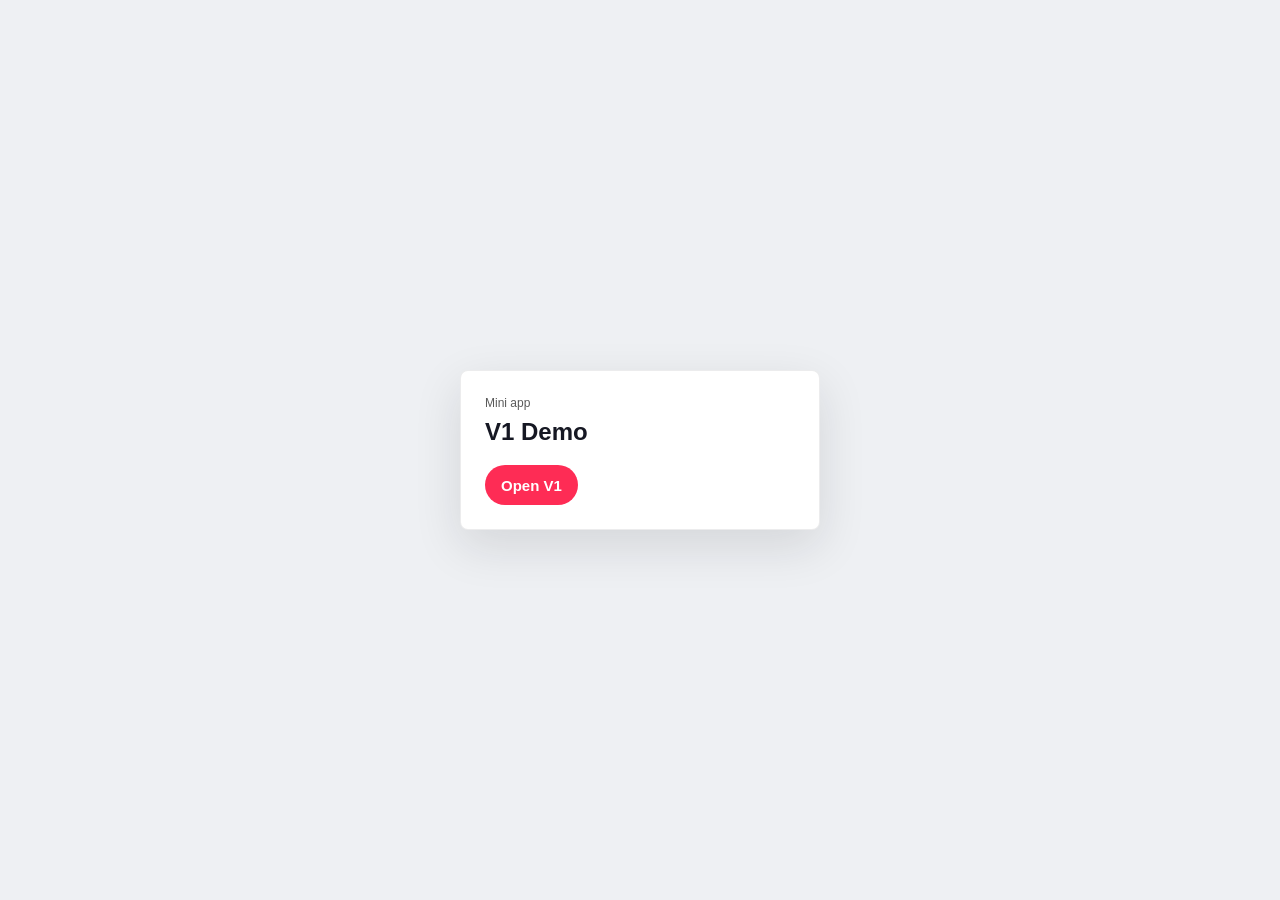
<file: index.html>
<!DOCTYPE html>
<html lang="zh-CN">
<head>
  <meta charset="UTF-8" />
  <meta name="viewport" content="width=device-width, initial-scale=1" />
  <title>Mini App Demo</title>
  <link rel="stylesheet" href="preview.css" />
</head>
<body>
  <main class="menu-page">
    <section class="menu-panel" aria-labelledby="demoTitle">
      <p class="eyebrow">Mini app</p>
      <h1 id="demoTitle">V1 Demo</h1>
      <a class="menu-link" href="preview-v1.html">Open V1</a>
    </section>
  </main>
</body>
</html>
</file>
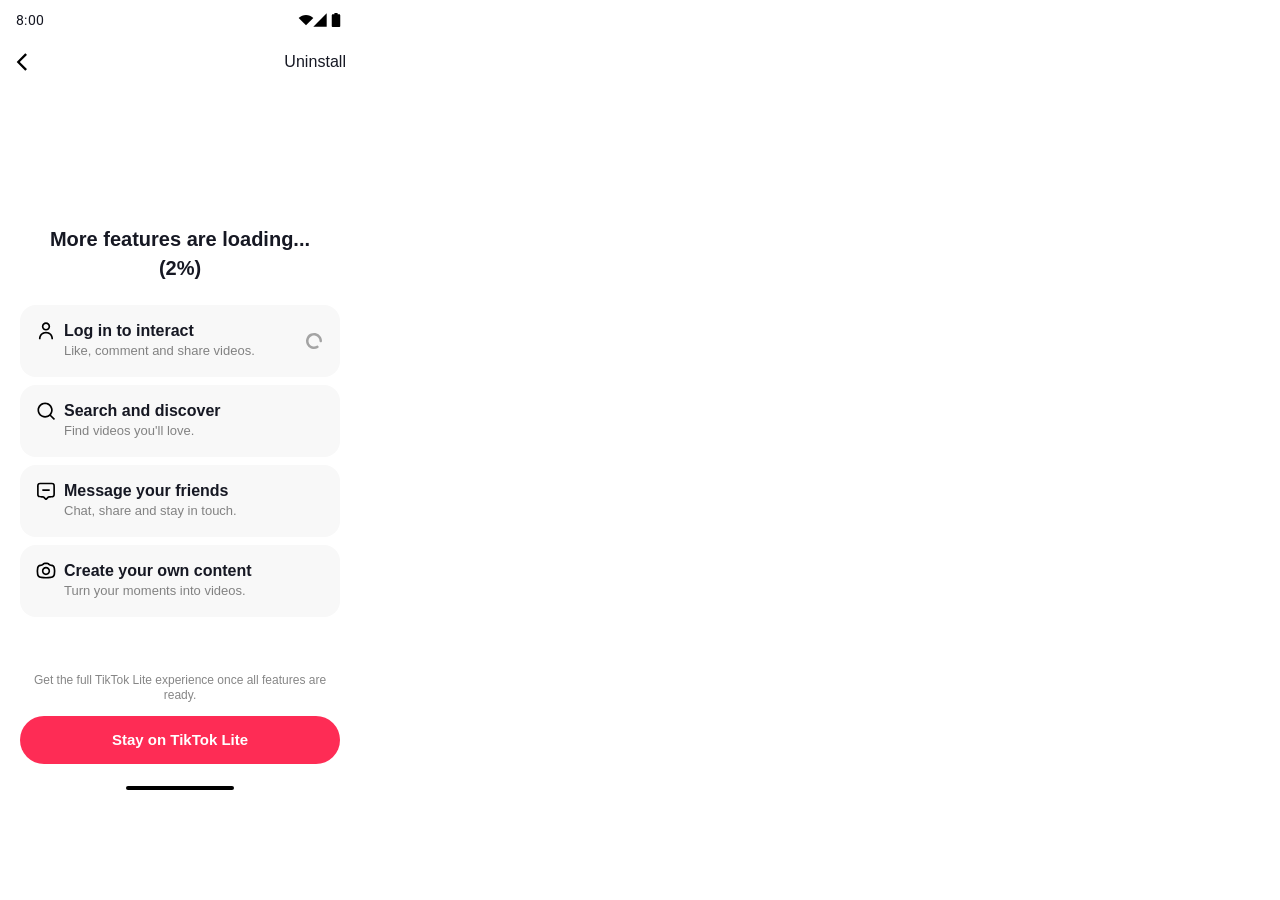
<file: variants/v1/index.html>
<!DOCTYPE html>
<html lang="zh-CN">
<head>
  <meta charset="UTF-8" />
  <meta name="viewport" content="width=360, initial-scale=1, maximum-scale=1, user-scalable=no" />
  <title>Mini App V1</title>
  <link rel="preconnect" href="https://fonts.googleapis.com" />
  <link rel="preconnect" href="https://fonts.gstatic.com" crossorigin />
  <link href="https://fonts.googleapis.com/css2?family=Roboto:wght@400&display=swap" rel="stylesheet" />
  <link rel="stylesheet" href="styles.css" />
</head>
<body>
  <main class="app-screen" data-node-id="5123:21338" data-name="List">
    <section class="status-bar" data-node-id="5123:21647" aria-label="Status bar">
      <div class="status-time">8:00</div>
      <div class="status-icons" aria-hidden="true">
        <div class="status-network">
          <img class="status-wifi" src="../../shared/assets/figma-mini-app/status-wifi.svg" alt="" />
          <img class="status-signal" src="../../shared/assets/figma-mini-app/status-signal.svg" alt="" />
        </div>
        <img class="status-battery" src="../../shared/assets/figma-mini-app/status-battery.svg" alt="" />
      </div>
    </section>

    <nav class="nav-bar" data-node-id="5123:21663" aria-label="Navigation">
      <button class="back-button" type="button" aria-label="Back">
        <img src="../../shared/assets/figma-mini-app/nav-back.svg" alt="" />
      </button>
      <span class="nav-spacer" aria-hidden="true"></span>
      <button class="uninstall-button" type="button">Uninstall</button>
    </nav>

    <section class="hero" aria-labelledby="loadingTitle">
      <div class="logo-frame" data-node-id="5123:21684">
        <div class="logo-carousel" aria-label="TikTok Lite loading highlights">
          <div class="logo-slide" data-node-id="5123:22296">
            <img class="logo-slide-media logo-slide-media-wide logo-theme-light" src="../../shared/assets/figma-mini-app/hero-v2-01.svg" alt="" />
            <img class="logo-slide-media logo-slide-media-wide logo-theme-dark" src="../../shared/assets/figma-mini-app/hero-v2-01-dark.svg" alt="" />
          </div>
          <div class="logo-slide" data-node-id="5123:22292">
            <img class="logo-slide-media logo-slide-media-wide logo-theme-light" src="../../shared/assets/figma-mini-app/hero-v2-02.svg" alt="" />
            <img class="logo-slide-media logo-slide-media-wide logo-theme-dark" src="../../shared/assets/figma-mini-app/hero-v2-02-dark.svg" alt="" />
          </div>
          <div class="logo-slide" data-node-id="5123:22290">
            <img class="logo-slide-media logo-slide-media-wide logo-theme-light" src="../../shared/assets/figma-mini-app/hero-v2-03.svg" alt="" />
            <img class="logo-slide-media logo-slide-media-wide logo-theme-dark" src="../../shared/assets/figma-mini-app/hero-v2-03-dark.svg" alt="" />
          </div>
          <div class="logo-slide" data-node-id="5123:22294">
            <img class="logo-slide-media logo-slide-media-wide logo-theme-light" src="../../shared/assets/figma-mini-app/hero-v2-04.svg" alt="" />
            <img class="logo-slide-media logo-slide-media-wide logo-theme-dark" src="../../shared/assets/figma-mini-app/hero-v2-04-dark.svg" alt="" />
          </div>
          <div class="logo-slide logo-slide-tiktok" data-node-id="5123:22280">
            <img class="logo-slide-media logo-slide-media-tiktok logo-theme-light" src="../../shared/assets/figma-mini-app/hero-v2-05.svg" alt="" />
            <img class="logo-slide-media logo-slide-media-tiktok logo-theme-dark" src="../../shared/assets/figma-mini-app/hero-v2-05-dark.svg" alt="" />
          </div>
        </div>
      </div>
      <h1 id="loadingTitle" class="loading-title" data-node-id="5123:21348">
        <span class="loading-title-line" data-node-id="5123:21349">More features are loading...</span>
        <span class="loading-title-line" data-node-id="5123:21350">(<span id="progressValue">0%</span>)</span>
      </h1>
    </section>

    <section class="feature-list" aria-label="Feature readiness" data-node-id="5123:21351">
      <article class="feature-card" data-feature-card data-node-id="5123:21352">
        <div class="feature-title-area" data-node-id="5123:21697">
          <div class="feature-leading" data-node-id="5123:21989">
            <img class="feature-icon" src="../../shared/assets/figma-mini-app/list-icon-login-v2.svg" alt="" />
          </div>
          <div class="feature-copy" data-node-id="5123:21699">
            <h2 data-node-id="5123:21700">Log in to interact</h2>
            <p data-node-id="5123:21701">Like, comment and share videos.</p>
          </div>
          <div class="feature-trailing" data-node-id="5123:21702">
            <div class="feature-trailing-inner" data-node-id="5123:21991">
              <div class="feature-state-button" data-node-id="5123:21992">
                <img class="feature-state" alt="" />
              </div>
            </div>
          </div>
        </div>
        <div class="feature-bottom-area" data-node-id="5123:21704" aria-hidden="true"><span></span></div>
      </article>

      <article class="feature-card" data-feature-card data-node-id="5123:21353">
        <div class="feature-title-area" data-node-id="5123:21726">
          <div class="feature-leading" data-node-id="5123:21994">
            <img class="feature-icon" src="../../shared/assets/figma-mini-app/list-icon-search-v2.svg" alt="" />
          </div>
          <div class="feature-copy" data-node-id="5123:21728">
            <h2 data-node-id="5123:21729">Search and discover</h2>
            <p data-node-id="5123:21730">Find videos you'll love.</p>
          </div>
          <div class="feature-trailing" data-node-id="5123:21731">
            <div class="feature-trailing-inner" data-node-id="5123:21996">
              <div class="feature-state-button" data-node-id="5123:21997">
                <img class="feature-state" alt="" />
              </div>
            </div>
          </div>
        </div>
        <div class="feature-bottom-area" data-node-id="5123:21733" aria-hidden="true"><span></span></div>
      </article>

      <article class="feature-card" data-feature-card data-node-id="5123:21354">
        <div class="feature-title-area" data-node-id="5123:21755">
          <div class="feature-leading" data-node-id="5123:21999">
            <img class="feature-icon" src="../../shared/assets/figma-mini-app/list-icon-message-v2.svg" alt="" />
          </div>
          <div class="feature-copy" data-node-id="5123:21757">
            <h2 data-node-id="5123:21758">Message your friends</h2>
            <p data-node-id="5123:21759">Chat, share and stay in touch.</p>
          </div>
          <div class="feature-trailing" data-node-id="5123:21760">
            <div class="feature-trailing-inner" data-node-id="5123:22001">
              <div class="feature-state-button" data-node-id="5123:22002">
                <img class="feature-state" alt="" />
              </div>
            </div>
          </div>
        </div>
        <div class="feature-bottom-area" data-node-id="5123:21762" aria-hidden="true"><span></span></div>
      </article>

      <article class="feature-card" data-feature-card data-node-id="5123:21355">
        <div class="feature-title-area" data-node-id="5123:21784">
          <div class="feature-leading" data-node-id="5123:22004">
            <img class="feature-icon" src="../../shared/assets/figma-mini-app/list-icon-camera-v2.svg" alt="" />
          </div>
          <div class="feature-copy" data-node-id="5123:21786">
            <h2 data-node-id="5123:21787">Create your own content</h2>
            <p data-node-id="5123:21788">Turn your moments into videos.</p>
          </div>
          <div class="feature-trailing" data-node-id="5123:21789">
            <div class="feature-trailing-inner" data-node-id="5123:22006">
              <div class="feature-state-button" data-node-id="5123:22098">
                <img class="feature-state" alt="" />
              </div>
            </div>
          </div>
        </div>
        <div class="feature-bottom-area" data-node-id="5123:21791" aria-hidden="true"><span></span></div>
      </article>
    </section>

    <section class="bottom-retention" data-node-id="5123:21339">
      <div class="bottom-description" data-node-id="5123:21340" data-name="Description">
        <p data-node-id="5123:21341">
          Get the full TikTok Lite experience once all features are<br />ready.
        </p>
      </div>
      <div class="bottom-button" data-node-id="5123:21342" data-name="BottomButton">
        <button class="primary-button" type="button" data-node-id="5123:21343">Stay on TikTok Lite</button>
      </div>
      <div class="system-home-indicator" data-node-id="5123:21344" data-name="System/Home Indicator" aria-hidden="true">
        <span data-node-id="I5123:21344;30315:55773"></span>
      </div>
    </section>
  </main>
  <script src="progress.js" defer></script>
</body>
</html>
</file>
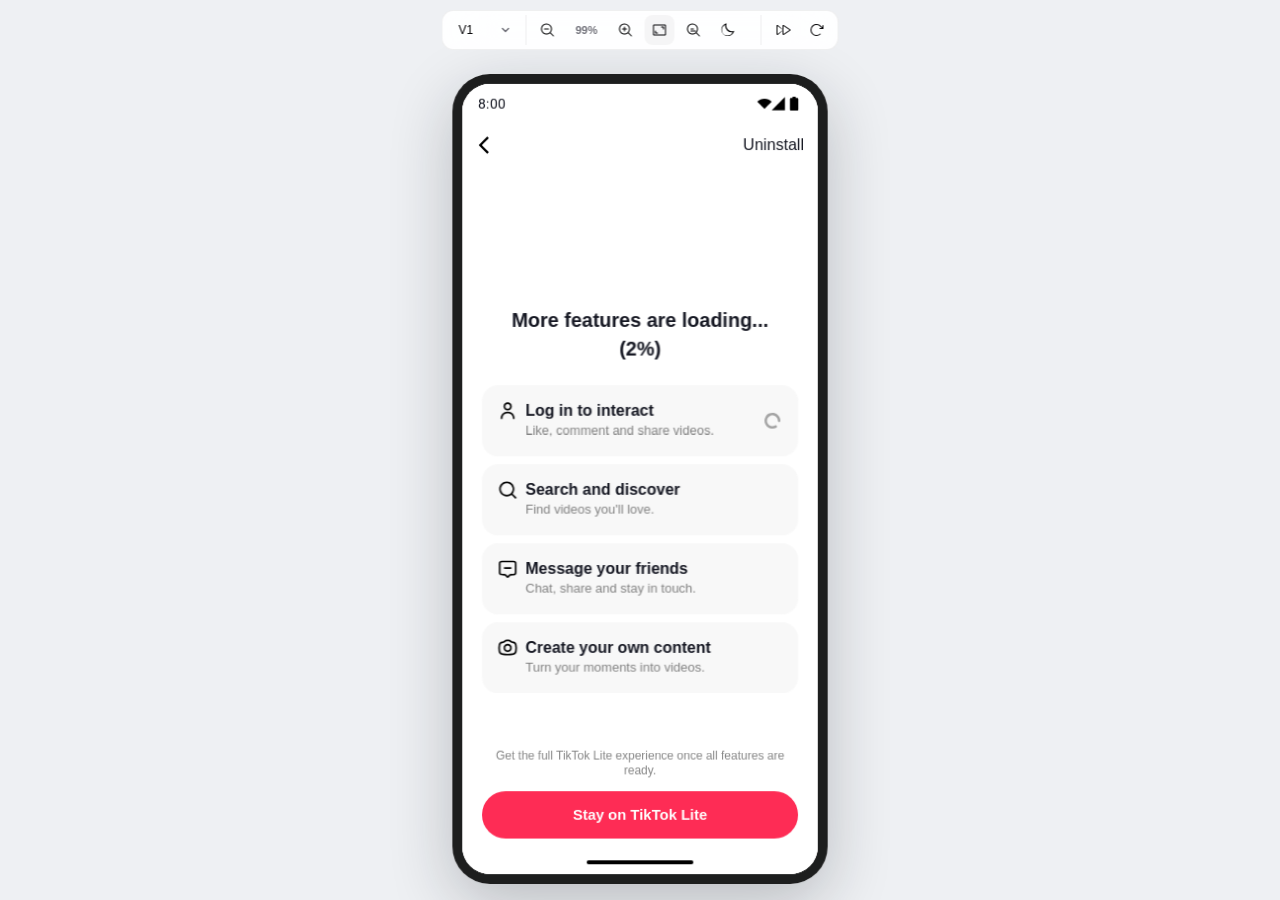
<file: preview-v1.html>
<!DOCTYPE html>
<html lang="zh-CN" data-default-variant="v1">
<head>
  <meta charset="UTF-8" />
  <meta name="viewport" content="width=device-width, initial-scale=1" />
  <title>Mini App V1</title>
  <link rel="stylesheet" href="preview.css" />
</head>
<body>
  <div id="shell">
    <header class="toolbar" id="toolbar">
      <div class="tool-group">
        <select id="variantSelect" aria-label="实验组"></select>
      </div>
      <div class="tool-group">
        <button type="button" class="icon-btn" id="zoomOutBtn" title="缩小" aria-label="缩小">
          <svg class="toolbar-icon" viewBox="0 0 256 256" fill="currentColor" aria-hidden="true">
            <path d="M152,112a8,8,0,0,1-8,8H80a8,8,0,0,1,0-16h64A8,8,0,0,1,152,112Zm77.66,117.66a8,8,0,0,1-11.32,0l-50.06-50.07a88.11,88.11,0,1,1,11.31-11.31l50.07,50.06A8,8,0,0,1,229.66,229.66ZM112,184a72,72,0,1,0-72-72A72.08,72.08,0,0,0,112,184Z"></path>
          </svg>
        </button>
        <span class="zoom-label" id="zoomLabel">100%</span>
        <button type="button" class="icon-btn" id="zoomInBtn" title="放大" aria-label="放大">
          <svg class="toolbar-icon" viewBox="0 0 256 256" fill="currentColor" aria-hidden="true">
            <path d="M152,112a8,8,0,0,1-8,8H120v24a8,8,0,0,1-16,0V120H80a8,8,0,0,1,0-16h24V80a8,8,0,0,1,16,0v24h24A8,8,0,0,1,152,112Zm77.66,117.66a8,8,0,0,1-11.32,0l-50.06-50.07a88.11,88.11,0,1,1,11.31-11.31l50.07,50.06A8,8,0,0,1,229.66,229.66ZM112,184a72,72,0,1,0-72-72A72.08,72.08,0,0,0,112,184Z"></path>
          </svg>
        </button>
        <button type="button" class="icon-btn" id="zoomFitBtn" title="自适应" aria-label="自适应">
          <svg class="toolbar-icon" viewBox="0 0 256 256" fill="currentColor" aria-hidden="true">
            <path d="M200,80v32a8,8,0,0,1-16,0V88H160a8,8,0,0,1,0-16h32A8,8,0,0,1,200,80ZM96,168H72V144a8,8,0,0,0-16,0v32a8,8,0,0,0,8,8H96a8,8,0,0,0,0-16ZM232,56V200a16,16,0,0,1-16,16H40a16,16,0,0,1-16-16V56A16,16,0,0,1,40,40H216A16,16,0,0,1,232,56ZM216,200V56H40V200H216Z"></path>
          </svg>
        </button>
        <button type="button" class="icon-btn" id="measureBtn" title="测量" aria-label="测量" aria-pressed="false">
          <svg class="toolbar-icon" viewBox="0 0 256 256" fill="currentColor" aria-hidden="true">
            <path d="M229.66,218.34l-50.07-50.06a88.11,88.11,0,1,0-11.31,11.31l50.06,50.07a8,8,0,0,0,11.32-11.32ZM40,112a72,72,0,1,1,72,72A72.08,72.08,0,0,1,40,112Zm96,0a8,8,0,0,1-8,8H88a8,8,0,0,1,0-16h40A8,8,0,0,1,136,112Zm32,32a8,8,0,0,1-8,8H88a8,8,0,0,1,0-16h72A8,8,0,0,1,168,144Z"></path>
          </svg>
        </button>
        <button type="button" class="icon-btn" id="themeToggleBtn" title="暗黑模式" aria-label="暗黑模式" aria-pressed="false">
          <svg class="toolbar-icon theme-icon theme-icon-moon" viewBox="0 0 256 256" fill="currentColor" aria-hidden="true">
            <path d="M232.13,143.64a8,8,0,0,0-8.88-1.39A88.07,88.07,0,0,1,113.75,32.75a8,8,0,0,0-10.27-10.27A104,104,0,1,0,233.52,152.52,8,8,0,0,0,232.13,143.64ZM128,216A88,88,0,0,1,91.26,48.1a104.08,104.08,0,0,0,116.64,116.64A88.11,88.11,0,0,1,128,216Z"></path>
          </svg>
          <svg class="toolbar-icon theme-icon theme-icon-sun" viewBox="0 0 256 256" fill="currentColor" aria-hidden="true">
            <path d="M120,40V16a8,8,0,0,1,16,0V40a8,8,0,0,1-16,0Zm72,88a64,64,0,1,1-64-64A64.07,64.07,0,0,1,192,128Zm-16,0a48,48,0,1,0-48,48A48.05,48.05,0,0,0,176,128ZM58.34,69.66A8,8,0,0,0,69.66,58.34l-16-16A8,8,0,0,0,42.34,53.66Zm0,116.68-16,16a8,8,0,0,0,11.32,11.32l16-16a8,8,0,0,0-11.32-11.32ZM192,72a8,8,0,0,0,5.66-2.34l16-16a8,8,0,0,0-11.32-11.32l-16,16A8,8,0,0,0,192,72Zm5.66,114.34a8,8,0,0,0-11.32,11.32l16,16a8,8,0,0,0,11.32-11.32ZM48,128a8,8,0,0,0-8-8H16a8,8,0,0,0,0,16H40A8,8,0,0,0,48,128Zm80,80a8,8,0,0,0-8,8v24a8,8,0,0,0,16,0V216A8,8,0,0,0,128,208Zm112-88H216a8,8,0,0,0,0,16h24a8,8,0,0,0,0-16Z"></path>
          </svg>
        </button>
      </div>
      <div class="toolbar-spacer"></div>
      <div class="tool-group">
        <button type="button" class="icon-btn" id="fastForwardBtn" title="快进" aria-label="快进">
          <svg class="toolbar-icon" viewBox="0 0 256 256" fill="currentColor" aria-hidden="true">
            <path d="M249.11,114.07,153.11,50.19A16,16,0,0,0,128,63.51v52.21L57.11,50.19A16,16,0,0,0,32,63.51v128a16,16,0,0,0,25.11,13.32L128,139.3v52.21a16,16,0,0,0,25.11,13.32l96-63.88a16,16,0,0,0,0-26.88ZM48,191.51v-128L136,127.51Zm96,0v-128l96,64Z"></path>
          </svg>
        </button>
        <button type="button" class="icon-btn" id="reloadBtn" title="重启演示" aria-label="重启">
          <svg class="toolbar-icon" viewBox="0 0 256 256" fill="currentColor" aria-hidden="true">
            <path d="M240,56v48a8,8,0,0,1-8,8H184a8,8,0,0,1,0-16H211.4L184.81,71.64l-.25-.24a80,80,0,1,0-1.67,114.78,8,8,0,0,1,11,11.63A95.44,95.44,0,0,1,128,224h-1.32A96,96,0,1,1,195.75,60L224,85.8V56a8,8,0,1,1,16,0Z"></path>
          </svg>
        </button>
      </div>
    </header>
    <main class="stage">
      <div id="phone-wrap">
        <iframe id="app-frame" title="Mini app V1 preview" src="variants/v1/index.html" scrolling="no"></iframe>
      </div>
    </main>
  </div>
  <div id="measure-highlight" class="measure-highlight" aria-hidden="true"></div>
  <div id="measure-gap-highlight" class="measure-gap-highlight" aria-hidden="true"></div>
  <div id="measure-spacing-guides" class="measure-spacing-guides" aria-hidden="true"></div>
  <div id="measure-panel" class="measure-panel" hidden></div>
  <script src="preview-measure.js"></script>
  <script src="preview.js"></script>
</body>
</html>
</file>
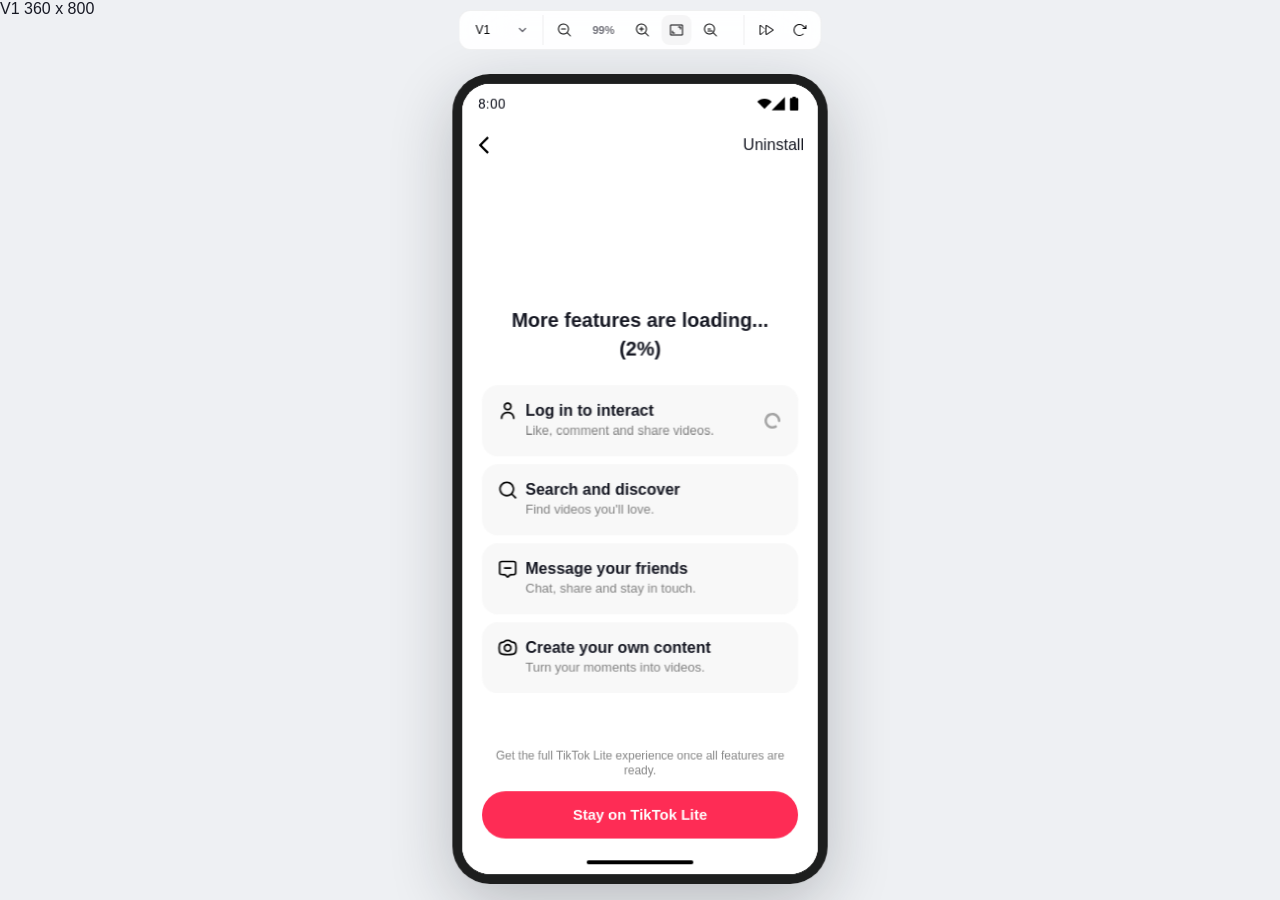
<file: preview.html>
<!DOCTYPE html>
<html lang="zh-CN" data-default-variant="v1">
<head>
  <meta charset="UTF-8" />
  <meta name="viewport" content="width=device-width, initial-scale=1" />
  <title>Mini App V1</title>
  <link rel="stylesheet" href="preview.css" />
</head>
<body>
  <div id="shell">
    <header class="toolbar" id="toolbar">
      <div class="tool-group">
        <select id="variantSelect" aria-label="实验组"></select>
      </div>
      <div class="tool-group">
        <button type="button" class="icon-btn" id="zoomOutBtn" title="缩小" aria-label="缩小">
          <svg class="toolbar-icon" viewBox="0 0 256 256" fill="currentColor" aria-hidden="true">
            <path d="M152,112a8,8,0,0,1-8,8H80a8,8,0,0,1,0-16h64A8,8,0,0,1,152,112Zm77.66,117.66a8,8,0,0,1-11.32,0l-50.06-50.07a88.11,88.11,0,1,1,11.31-11.31l50.07,50.06A8,8,0,0,1,229.66,229.66ZM112,184a72,72,0,1,0-72-72A72.08,72.08,0,0,0,112,184Z"></path>
          </svg>
        </button>
        <span class="zoom-label" id="zoomLabel">100%</span>
        <button type="button" class="icon-btn" id="zoomInBtn" title="放大" aria-label="放大">
          <svg class="toolbar-icon" viewBox="0 0 256 256" fill="currentColor" aria-hidden="true">
            <path d="M152,112a8,8,0,0,1-8,8H120v24a8,8,0,0,1-16,0V120H80a8,8,0,0,1,0-16h24V80a8,8,0,0,1,16,0v24h24A8,8,0,0,1,152,112Zm77.66,117.66a8,8,0,0,1-11.32,0l-50.06-50.07a88.11,88.11,0,1,1,11.31-11.31l50.07,50.06A8,8,0,0,1,229.66,229.66ZM112,184a72,72,0,1,0-72-72A72.08,72.08,0,0,0,112,184Z"></path>
          </svg>
        </button>
        <button type="button" class="icon-btn" id="zoomFitBtn" title="自适应" aria-label="自适应">
          <svg class="toolbar-icon" viewBox="0 0 256 256" fill="currentColor" aria-hidden="true">
            <path d="M200,80v32a8,8,0,0,1-16,0V88H160a8,8,0,0,1,0-16h32A8,8,0,0,1,200,80ZM96,168H72V144a8,8,0,0,0-16,0v32a8,8,0,0,0,8,8H96a8,8,0,0,0,0-16ZM232,56V200a16,16,0,0,1-16,16H40a16,16,0,0,1-16-16V56A16,16,0,0,1,40,40H216A16,16,0,0,1,232,56ZM216,200V56H40V200H216Z"></path>
          </svg>
        </button>
        <button type="button" class="icon-btn" id="measureBtn" title="测量" aria-label="测量" aria-pressed="false">
          <svg class="toolbar-icon" viewBox="0 0 256 256" fill="currentColor" aria-hidden="true">
            <path d="M229.66,218.34l-50.07-50.06a88.11,88.11,0,1,0-11.31,11.31l50.06,50.07a8,8,0,0,0,11.32-11.32ZM40,112a72,72,0,1,1,72,72A72.08,72.08,0,0,1,40,112Zm96,0a8,8,0,0,1-8,8H88a8,8,0,0,1,0-16h40A8,8,0,0,1,136,112Zm32,32a8,8,0,0,1-8,8H88a8,8,0,0,1,0-16h72A8,8,0,0,1,168,144Z"></path>
          </svg>
        </button>
      </div>
      <div class="toolbar-spacer"></div>
      <div class="tool-group">
        <button type="button" class="icon-btn" id="fastForwardBtn" title="快进" aria-label="快进">
          <svg class="toolbar-icon" viewBox="0 0 256 256" fill="currentColor" aria-hidden="true">
            <path d="M249.11,114.07,153.11,50.19A16,16,0,0,0,128,63.51v52.21L57.11,50.19A16,16,0,0,0,32,63.51v128a16,16,0,0,0,25.11,13.32L128,139.3v52.21a16,16,0,0,0,25.11,13.32l96-63.88a16,16,0,0,0,0-26.88ZM48,191.51v-128L136,127.51Zm96,0v-128l96,64Z"></path>
          </svg>
        </button>
        <button type="button" class="icon-btn" id="reloadBtn" title="重启演示" aria-label="重启">
          <svg class="toolbar-icon" viewBox="0 0 256 256" fill="currentColor" aria-hidden="true">
            <path d="M240,56v48a8,8,0,0,1-8,8H184a8,8,0,0,1,0-16H211.4L184.81,71.64l-.25-.24a80,80,0,1,0-1.67,114.78,8,8,0,0,1,11,11.63A95.44,95.44,0,0,1,128,224h-1.32A96,96,0,1,1,195.75,60L224,85.8V56a8,8,0,1,1,16,0Z"></path>
          </svg>
        </button>
      </div>
    </header>
    <main class="stage">
      <div class="stage-caption" aria-hidden="true">
        <span>V1</span>
        <span>360 x 800</span>
      </div>
      <div id="phone-wrap">
        <iframe id="app-frame" title="Mini app V1 preview" src="variants/v1/index.html" scrolling="no"></iframe>
      </div>
    </main>
  </div>
  <div id="measure-highlight" class="measure-highlight" aria-hidden="true"></div>
  <div id="measure-gap-highlight" class="measure-gap-highlight" aria-hidden="true"></div>
  <div id="measure-spacing-guides" class="measure-spacing-guides" aria-hidden="true"></div>
  <div id="measure-panel" class="measure-panel" hidden></div>
  <script src="preview-measure.js"></script>
  <script src="preview.js"></script>
</body>
</html>
</file>
<file: preview.css>
:root {
  --frame-w: 360px;
  --frame-h: 800px;
  --phone-border: 20px;
  --surface: #ffffff;
  --text-primary: #161823;
  --text-secondary: rgba(0, 0, 0, 0.65);
  --preview-bg: #eef0f3;
  --toolbar-bg: rgba(255, 255, 255, 0.94);
  --toolbar-border: rgba(0, 0, 0, 0.06);
  --phone-shell: rgba(0, 0, 0, 0.65);
  --phone-shadow: rgba(22, 24, 35, 0.24);
  --foreground: 240 10% 3.9%;
  --secondary: 240 4.8% 95.9%;
  --muted-foreground: 240 3.8% 46.1%;
  --border: 240 5.9% 90%;
  --ring: 221.2 83.2% 53.3%;
}

:root[data-theme="dark"] {
  --surface: #000000;
  --text-primary: #f5f5f5;
  --text-secondary: rgba(255, 255, 255, 0.65);
  --preview-bg: #111216;
  --toolbar-bg: rgba(28, 28, 32, 0.94);
  --toolbar-border: rgba(255, 255, 255, 0.1);
  --phone-shell: rgba(255, 255, 255, 0.06);
  --phone-shadow: rgba(0, 0, 0, 0.48);
  --foreground: 0 0% 96%;
  --secondary: 240 4% 18%;
  --muted-foreground: 240 5% 64%;
  --border: 240 4% 26%;
}

* {
  box-sizing: border-box;
}

html,
body {
  min-height: 100%;
  margin: 0;
  font-family: -apple-system, BlinkMacSystemFont, "TikTok Sans", "Helvetica Neue", Arial, sans-serif;
  color: var(--text-primary);
  background: var(--preview-bg);
}

body {
  overflow: hidden;
}

.menu-page {
  min-height: 100vh;
  display: grid;
  place-items: center;
  padding: 24px;
}

.menu-panel {
  width: min(360px, 100%);
  background: #fff;
  border: 1px solid rgba(22, 24, 35, 0.08);
  border-radius: 8px;
  padding: 24px;
  box-shadow: 0 16px 48px rgba(22, 24, 35, 0.12);
}

.eyebrow {
  margin: 0 0 6px;
  font-size: 12px;
  line-height: 16px;
  color: var(--text-secondary);
}

.menu-panel h1 {
  margin: 0 0 18px;
  font-size: 24px;
  line-height: 30px;
}

.menu-link {
  display: inline-flex;
  align-items: center;
  justify-content: center;
  min-height: 40px;
  padding: 0 16px;
  border-radius: 999px;
  color: #fff;
  background: #fe2c55;
  font-size: 15px;
  font-weight: 600;
  text-decoration: none;
}

#shell {
  width: 100%;
  height: 100vh;
  position: relative;
}

.toolbar {
  position: fixed;
  top: max(10px, env(safe-area-inset-top, 0px));
  left: 50%;
  transform: translateX(-50%);
  width: max-content;
  max-width: min(96vw, 760px);
  height: 40px;
  max-height: 40px;
  display: flex;
  align-items: center;
  gap: 5px;
  padding: 4px 6px;
  border: 1px solid var(--toolbar-border);
  border-radius: 12px;
  background: var(--toolbar-bg);
  color: hsl(var(--foreground));
  backdrop-filter: blur(26px) saturate(180%);
  -webkit-backdrop-filter: blur(26px) saturate(180%);
  z-index: 30;
}

.toolbar-spacer {
  flex: 1;
  min-width: 8px;
}

.tool-group {
  display: inline-flex;
  align-items: center;
  gap: 4px;
  padding-left: 6px;
  border-left: 1px solid hsl(var(--border) / 0.65);
}

.tool-group:first-child {
  border-left: 0;
  padding-left: 0;
}

button,
select {
  height: 30px;
  border: 1px solid transparent;
  border-radius: 8px;
  background: transparent;
  color: hsl(var(--foreground));
  font: inherit;
  font-size: 12px;
  line-height: 1;
  outline: none;
  touch-action: manipulation;
  -webkit-tap-highlight-color: transparent;
  transition: box-shadow 0.15s ease;
}

button {
  display: inline-flex;
  align-items: center;
  justify-content: center;
  gap: 5px;
  min-width: 30px;
  padding: 0 9px;
  cursor: pointer;
  font-weight: 600;
  white-space: nowrap;
}

select {
  min-width: 72px;
  max-width: 96px;
  padding: 0 24px 0 9px;
  appearance: none;
  font-weight: 500;
  text-overflow: ellipsis;
  cursor: pointer;
  background-image: url("data:image/svg+xml,%3Csvg xmlns='http://www.w3.org/2000/svg' width='12' height='12' viewBox='0 0 12 12' fill='none'%3E%3Cpath d='M3 4.5L6 7.5L9 4.5' stroke='%2371717a' stroke-width='1.5' stroke-linecap='round' stroke-linejoin='round'/%3E%3C/svg%3E");
  background-repeat: no-repeat;
  background-position: right 8px center;
}

button:hover,
select:hover {
  background: hsl(var(--secondary) / 0.82);
}

button:focus-visible,
select:focus-visible {
  box-shadow: 0 0 0 2px hsl(var(--ring) / 0.28);
}

button:disabled {
  color: hsl(var(--muted-foreground) / 0.42);
  background: transparent;
  cursor: not-allowed;
  opacity: 0.55;
  box-shadow: none;
}

.icon-btn {
  position: relative;
  width: 30px;
  padding: 0;
}

.icon-btn.is-active {
  background: hsl(var(--secondary) / 0.88);
  color: hsl(var(--foreground));
}

.toolbar-icon {
  flex: 0 0 auto;
  width: 16px;
  height: 16px;
  display: block;
  pointer-events: none;
  fill: currentColor;
}

.theme-icon {
  position: absolute;
  inset: 50% auto auto 50%;
  transform: translate(-50%, -50%);
  opacity: 1;
}

.theme-icon-sun {
  opacity: 0;
}

:root[data-theme="dark"] .theme-icon-moon {
  opacity: 0;
}

:root[data-theme="dark"] .theme-icon-sun {
  opacity: 1;
}

.zoom-label {
  min-width: 40px;
  height: 30px;
  display: inline-flex;
  align-items: center;
  justify-content: center;
  color: hsl(var(--muted-foreground));
  font-size: 11px;
  font-weight: 650;
  font-variant-numeric: tabular-nums;
  user-select: none;
}

.stage {
  position: absolute;
  inset: 0;
  overflow: hidden;
}

#phone-wrap {
  position: absolute;
  box-sizing: content-box;
  left: 50%;
  top: 74px;
  width: var(--frame-w);
  height: var(--frame-h);
  transform-origin: top center;
  will-change: transform;
  border: 10px solid var(--phone-shell);
  border-radius: 38px;
  overflow: hidden;
  background: var(--phone-shell);
  box-shadow: 0 20px 64px var(--phone-shadow);
  touch-action: none;
  user-select: none;
  -webkit-user-select: none;
}

#app-frame {
  display: block;
  width: var(--frame-w);
  height: var(--frame-h);
  border: 0;
  background: var(--surface);
  overflow: hidden;
  pointer-events: auto;
  opacity: 1;
  transition: opacity 120ms ease;
}

body.measure-mode {
  cursor: default;
}

body.measure-mode #phone-wrap,
body.measure-mode #app-frame {
  cursor: crosshair !important;
}

body.measure-mode #app-frame {
  pointer-events: none;
}

.measure-highlight {
  position: fixed;
  z-index: 40;
  pointer-events: none;
  border: 2px solid #3b82f6;
  background: rgba(59, 130, 246, 0.1);
  border-radius: 4px;
  box-shadow: 0 0 0 1px rgba(255, 255, 255, 0.65);
  display: none;
}

.measure-gap-highlight {
  position: fixed;
  z-index: 40;
  pointer-events: none;
  background: rgba(59, 130, 246, 0.28);
  outline: 1px dashed #3b82f6;
  display: none;
}

.measure-spacing-guides {
  position: fixed;
  inset: 0;
  z-index: 39;
  pointer-events: none;
}

.measure-spacing-guide {
  position: fixed;
  pointer-events: none;
  background: rgba(255, 59, 92, 0.35);
  outline: 1px solid rgba(255, 59, 92, 0.85);
  box-sizing: border-box;
}

.measure-spacing-guide::after {
  content: attr(data-label);
  position: absolute;
  left: 50%;
  top: 50%;
  transform: translate(-50%, -50%);
  padding: 1px 4px;
  border-radius: 4px;
  background: rgba(255, 59, 92, 0.92);
  color: #fff;
  font-size: 9px;
  font-weight: 700;
  line-height: 1.2;
  white-space: nowrap;
  font-family: ui-monospace, SFMono-Regular, Menlo, Monaco, Consolas, monospace;
}

.measure-panel {
  position: fixed;
  left: 0;
  top: 0;
  min-width: 148px;
  max-width: 280px;
  z-index: 41;
  pointer-events: none;
  border-radius: 10px;
  border: 1px solid hsl(var(--border) / 0.72);
  background: rgba(255, 255, 255, 0.96);
  box-shadow: 0 10px 28px rgba(0, 0, 0, 0.14), 0 2px 6px rgba(0, 0, 0, 0.08);
  backdrop-filter: blur(20px) saturate(160%);
  -webkit-backdrop-filter: blur(20px) saturate(160%);
  padding: 8px 10px;
  display: none;
}

.measure-panel:not([hidden]) {
  display: block;
}

.measure-row {
  display: flex;
  align-items: center;
  justify-content: space-between;
  gap: 10px;
  font-size: 11px;
  line-height: 1.45;
}

.measure-row + .measure-row {
  margin-top: 4px;
}

.measure-row > span {
  color: hsl(var(--muted-foreground));
  flex-shrink: 0;
}

.measure-row > strong {
  color: hsl(var(--foreground));
  font-weight: 600;
  text-align: right;
  display: inline-flex;
  align-items: center;
  gap: 6px;
  justify-content: flex-end;
}

.measure-swatch {
  width: 12px;
  height: 12px;
  border-radius: 3px;
  border: 1px solid rgba(0, 0, 0, 0.12);
  flex-shrink: 0;
}

.measure-color-label {
  font-family: ui-monospace, SFMono-Regular, Menlo, Monaco, Consolas, monospace;
  font-size: 10px;
  letter-spacing: -0.01em;
}

.measure-stroke-sep {
  opacity: 0.45;
  padding: 0 1px;
}

.measure-box-sides {
  display: inline-flex;
  align-items: center;
  gap: 6px;
  font-family: ui-monospace, SFMono-Regular, Menlo, Monaco, Consolas, monospace;
  font-size: 10px;
  letter-spacing: -0.01em;
  white-space: nowrap;
}

.measure-box-sides span {
  display: inline-flex;
  align-items: center;
  gap: 1px;
}

@media (max-width: 640px) {
  .toolbar {
    width: calc(100vw - 16px);
    max-width: none;
  }

  .toolbar-spacer {
    display: none;
  }

  .zoom-label {
    min-width: 34px;
  }

}
</file>
<file: variants/v1/styles.css>
:root {
  --screen-w: 360px;
  --screen-h: 800px;
  --text-primary: #161823;
  --text-secondary: rgba(0, 0, 0, 0.65);
  --text-tertiary: rgba(0, 0, 0, 0.48);
  --page-flat-1: #ffffff;
  --page-flat-2: #f8f8f8;
  --bar-surface: #ffffff;
  --icon-filter: none;
  --home-indicator: #000000;
  --primary: #fe2c55;
}

:root[data-theme="dark"] {
  --text-primary: #f5f5f5;
  --text-secondary: rgba(255, 255, 255, 0.65);
  --text-tertiary: rgba(255, 255, 255, 0.48);
  --page-flat-1: #000000;
  --page-flat-2: #1f1f1f;
  --bar-surface: #000000;
  --icon-filter: invert(1);
  --home-indicator: #ffffff;
}

* {
  box-sizing: border-box;
}

html,
body {
  width: var(--screen-w);
  min-width: var(--screen-w);
  height: var(--screen-h);
  min-height: var(--screen-h);
  margin: 0;
  overflow: hidden;
  background: var(--page-flat-1);
  font-family: "TikTok Sans", -apple-system, BlinkMacSystemFont, "Helvetica Neue", Arial, sans-serif;
  -webkit-font-smoothing: antialiased;
}

button {
  font: inherit;
}

.app-screen {
  position: relative;
  width: var(--screen-w);
  height: var(--screen-h);
  overflow: hidden;
  border-radius: 30px;
  background: var(--page-flat-1);
  color: var(--text-primary);
}

.status-bar {
  position: absolute;
  left: 0;
  top: 0;
  width: 360px;
  height: 40px;
  display: flex;
  align-items: center;
  justify-content: space-between;
  padding: 0 16px;
  background: var(--bar-surface);
}

.status-time {
  width: 128px;
  color: var(--text-primary);
  font-family: "Roboto", -apple-system, BlinkMacSystemFont, sans-serif;
  font-size: 14px;
  font-weight: 400;
  line-height: 20px;
  letter-spacing: 0.25px;
}

.status-icons {
  display: flex;
  align-items: center;
  justify-content: flex-end;
  height: 40px;
}

.status-network {
  display: flex;
  align-items: flex-start;
}

.status-wifi,
.status-signal,
.status-battery {
  display: block;
  width: 16px;
  height: 16px;
  filter: var(--icon-filter);
}

.status-wifi {
  margin-right: -2px;
}

.nav-bar {
  position: absolute;
  left: 0;
  top: 40px;
  width: 360px;
  height: 44px;
  display: flex;
  align-items: center;
  justify-content: center;
  padding: 0 6px;
  background: var(--bar-surface);
}

.back-button,
.uninstall-button {
  border: 0;
  background: transparent;
  color: var(--text-primary);
  cursor: default;
}

.back-button {
  width: 44px;
  height: 44px;
  display: flex;
  align-items: center;
  justify-content: center;
  padding: 10px;
}

.back-button img {
  display: block;
  width: 24px;
  height: 24px;
  filter: var(--icon-filter);
}

.nav-spacer {
  flex: 1 1 auto;
  min-width: 0;
  height: 44px;
}

.uninstall-button {
  height: 44px;
  display: flex;
  align-items: center;
  justify-content: center;
  padding: 0 8px;
  font-size: 16px;
  font-weight: 400;
  line-height: 1.3;
  letter-spacing: 0.0296px;
}

.hero {
  position: absolute;
  left: 0;
  top: 100px;
  width: 360px;
  display: flex;
  flex-direction: column;
  align-items: center;
  gap: 8px;
  padding: 0 24px;
}

.logo-frame {
  position: relative;
  width: 278px;
  height: 119px;
  overflow: hidden;
}

.logo-carousel {
  position: absolute;
  inset: 0;
}

.logo-slide {
  position: absolute;
  inset: 0;
  opacity: 0;
  visibility: hidden;
  will-change: opacity;
  animation: heroSlide 25s cubic-bezier(0.4, 0, 0.2, 1) infinite;
}

.logo-slide:nth-child(1) {
  animation-delay: 0s;
}

.logo-slide:nth-child(2) {
  animation-delay: 5s;
}

.logo-slide:nth-child(3) {
  animation-delay: 10s;
}

.logo-slide:nth-child(4) {
  animation-delay: 15s;
}

.logo-slide:nth-child(5) {
  animation-delay: 20s;
}

.logo-slide-media {
  position: absolute;
  display: block;
  max-width: none;
}

.logo-slide-media-wide {
  inset: 0;
  width: 100%;
  height: 100%;
}

.logo-slide-media-tiktok {
  left: 101.9px;
  top: 17.5px;
  width: 74.649px;
  height: 85px;
}

.logo-theme-dark {
  display: none;
}

:root[data-theme="dark"] .logo-theme-light {
  display: none;
}

:root[data-theme="dark"] .logo-theme-dark {
  display: block;
}

.loading-title {
  width: 312px;
  margin: 0;
  display: flex;
  flex-direction: column;
  align-items: flex-start;
  gap: 4px;
  color: var(--text-primary);
  font-size: 20px;
  font-weight: 700;
  line-height: 0;
  text-align: center;
  word-break: break-word;
}

.loading-title-line {
  width: 100%;
  display: block;
  line-height: 1.25;
}

.feature-list {
  position: absolute;
  left: 0;
  top: 305px;
  width: 360px;
  display: flex;
  flex-direction: column;
  gap: 8px;
  align-items: flex-start;
  padding: 0 20px;
}

.feature-card {
  width: 100%;
  height: 72px;
  display: flex;
  flex-direction: column;
  align-items: flex-start;
  padding: 10px 16px;
  border-radius: 16px;
  background: var(--page-flat-2);
  overflow: hidden;
}

.feature-title-area {
  width: 100%;
  min-height: 51px;
  display: flex;
  align-items: flex-start;
  gap: 8px;
}

.feature-leading {
  flex: 0 0 auto;
  width: 20px;
  height: 32px;
  display: flex;
  align-items: flex-start;
  padding: 6px 0;
}

.feature-icon {
  flex: 0 0 auto;
  width: 20px;
  height: 20px;
  display: block;
  filter: var(--icon-filter);
}

.feature-copy {
  flex: 1 0 0;
  min-width: 0;
  display: flex;
  flex-direction: column;
  align-items: flex-start;
  gap: 2px;
  justify-content: center;
  padding: 5.5px 0;
  line-height: 1.3;
}

.feature-copy h2 {
  width: 100%;
  margin: 0;
  color: var(--text-primary);
  font-size: 16px;
  font-weight: 600;
  line-height: 1.3;
  white-space: nowrap;
  overflow: hidden;
  text-overflow: ellipsis;
}

.feature-copy p {
  width: 100%;
  margin: 0;
  color: var(--text-tertiary);
  font-size: 13px;
  font-weight: 400;
  line-height: 1.3;
  white-space: nowrap;
}

.feature-trailing {
  flex: 0 0 auto;
  max-width: 108px;
  align-self: stretch;
  display: flex;
  flex-direction: column;
  align-items: flex-end;
  justify-content: center;
}

.feature-trailing-inner {
  flex: 0 0 auto;
  min-height: 32px;
  display: flex;
  align-items: flex-start;
}

.feature-state-button {
  flex: 0 0 auto;
  width: 32px;
  height: 32px;
  display: flex;
  align-items: flex-start;
  padding: 5px 0 5px 10px;
}

.feature-state-button.is-loading {
  width: 20px;
  padding: 6px 0;
  overflow: hidden;
}

.feature-state-button.is-pending {
  width: 20px;
  padding: 6px 0;
}

.feature-state {
  flex: 0 0 auto;
  width: 22px;
  height: 22px;
  display: block;
}

.feature-state.is-done {
  width: 22px;
  height: 22px;
}

.feature-state.spinner {
  width: 20px;
  height: 20px;
  filter: var(--icon-filter);
}

.feature-state.is-pending {
  visibility: hidden;
}

.feature-bottom-area {
  flex: 0 0 auto;
  width: 100%;
  height: 1px;
  display: flex;
  align-items: flex-start;
}

.feature-bottom-area span {
  display: block;
  width: 20px;
  height: 1px;
}

.spinner {
  animation: spin 1.2s linear infinite;
}

.bottom-retention {
  position: absolute;
  left: 0;
  bottom: 0;
  width: 360px;
  display: flex;
  flex-direction: column;
  align-items: flex-start;
  justify-content: flex-start;
  background: var(--page-flat-1);
}

.bottom-description {
  width: 100%;
  display: flex;
  align-items: center;
  justify-content: center;
  padding: 12px 20px 0;
  background: var(--page-flat-1);
}

.bottom-description p {
  flex: 1 0 0;
  min-width: 0;
  margin: 0;
  color: var(--text-tertiary);
  font-size: 12px;
  font-weight: 400;
  line-height: 1.3;
  text-align: center;
  word-break: break-word;
}

.bottom-button {
  width: 100%;
  display: flex;
  flex-direction: column;
  align-items: stretch;
  padding: 12px 20px;
  background: var(--page-flat-1);
}

.primary-button {
  width: 100%;
  height: 48px;
  border: 0;
  border-radius: 999px;
  background: var(--primary);
  color: #fff;
  font-size: 15px;
  font-weight: 600;
  line-height: 1.3;
  text-align: center;
}

.system-home-indicator {
  width: 360px;
  height: 24px;
  position: relative;
  overflow: hidden;
}

.system-home-indicator span {
  position: absolute;
  left: 50%;
  top: 50%;
  width: 108px;
  height: 4px;
  transform: translate(-50%, -50%);
  border-radius: 12px;
  background: var(--home-indicator);
}

@keyframes spin {
  to {
    transform: rotate(360deg);
  }
}

@keyframes heroSlide {
  0% {
    opacity: 0;
    visibility: visible;
  }
  3% {
    opacity: 1;
    visibility: visible;
  }
  17% {
    opacity: 1;
    visibility: visible;
  }
  20% {
    opacity: 0;
    visibility: hidden;
  }
  100% {
    opacity: 0;
    visibility: hidden;
  }
}

@media (prefers-reduced-motion: reduce) {
  .logo-slide {
    animation: none;
  }

  .logo-slide:first-child {
    opacity: 1;
    visibility: visible;
  }
}
</file>
